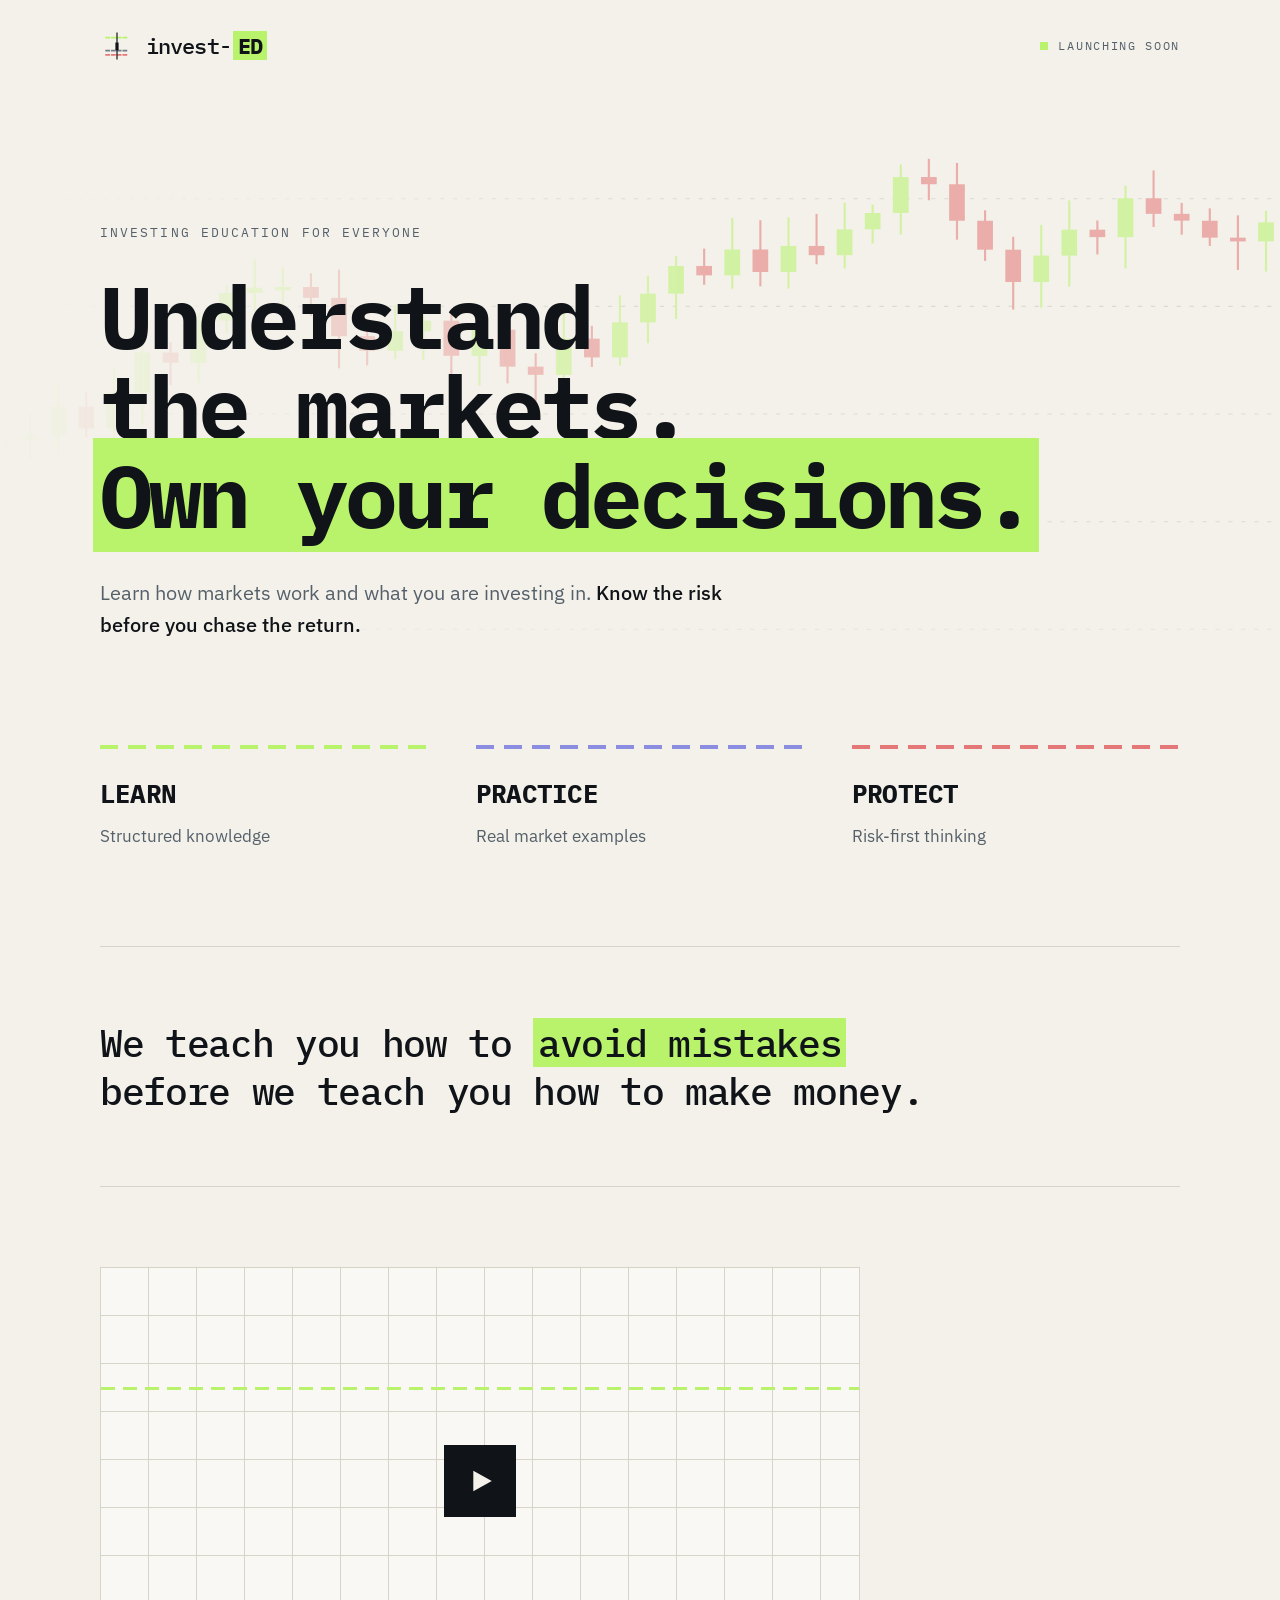
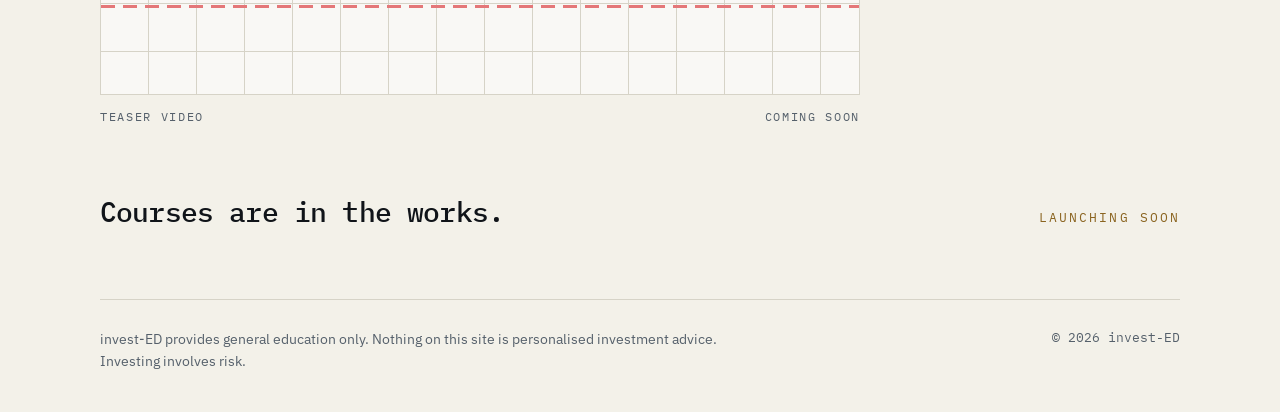
<file: index.html>
<!doctype html>
<html lang="en">
<head>
<meta charset="utf-8">
<meta name="viewport" content="width=device-width, initial-scale=1, viewport-fit=cover">
<title>Invest-ED</title>
<meta name="description" content="invest-ED is an investing education platform. Launching soon.">
<link rel="preconnect" href="https://fonts.googleapis.com">
<link rel="preconnect" href="https://fonts.gstatic.com" crossorigin>
<link rel="stylesheet" href="https://fonts.googleapis.com/css2?family=IBM+Plex+Mono:wght@400;500;700&family=IBM+Plex+Sans:wght@400;500&display=swap">
<style>
/* Layout: one light column. Tagline set as oversized mono type, three chart "levels" (target / entry / stop) as dashed rules carry the principles. */
:root {
  --obsidian: #101419;
  --obsidian-2: #171d24;
  --off-white: #F3F1E9;
  --mint: #B8F36B;
  --mint-soft: #B8F36B;
  --steel: #737E89;
  --muted: #55606b;
  --violet: #8B8DE1;
  --coral: #E47778;
  --line: #d6d3c7;
  --font-display: "IBM Plex Mono", ui-monospace, "SF Mono", Menlo, monospace;
  --font-body: "IBM Plex Sans", system-ui, -apple-system, "Segoe UI", sans-serif;
  color-scheme: light;
}
* { box-sizing: border-box; }
html { background: var(--off-white); }
body {
  margin: 0;
  background: var(--off-white);
  color: var(--obsidian);
  font-family: var(--font-body);
  font-size: 17px;
  line-height: 1.6;
  padding-block: 0;
  padding-left: max(16px, env(safe-area-inset-left, 0px));
  padding-right: max(16px, env(safe-area-inset-right, 0px));
  -webkit-font-smoothing: antialiased;
}
.wrap { max-width: 1080px; margin: 0 auto; }
a:focus-visible { outline: 2px solid var(--obsidian); outline-offset: 3px; }

/* header */
header { display: flex; align-items: center; justify-content: space-between; gap: 16px; padding-block: 28px; }
.brand { display: flex; align-items: center; gap: 12px; font-family: var(--font-display); font-size: 22px; letter-spacing: -0.04em; font-weight: 500; }
.brand b { background: var(--mint-soft); color: var(--obsidian); font-weight: 700; padding: 0 5px; margin-left: 2px; }
.brand svg { width: 34px; height: 34px; flex: none; }
.status { font-family: var(--font-display); font-size: 12px; letter-spacing: 0.14em; color: var(--muted); text-transform: uppercase; display: flex; align-items: center; gap: 10px; }
.status i { width: 8px; height: 8px; background: var(--mint); display: inline-block; }

/* hero */
.hero { padding-block: clamp(56px, 11vw, 132px) clamp(48px, 8vw, 96px); position: relative; }
/* faded candlestick backdrop (decorative, illustrative only) */
.hero > *:not(.candles) { position: relative; z-index: 1; }
.candles {
  position: absolute; z-index: 0; top: 0; bottom: 0; left: 50%; width: 100vw; transform: translateX(-50%);
  height: 100%; opacity: .55; pointer-events: none;
  -webkit-mask-image: linear-gradient(90deg, transparent 0%, #000 55%), linear-gradient(0deg, transparent 0%, #000 35%);
  -webkit-mask-composite: source-in; mask-image: linear-gradient(90deg, transparent 0%, #000 55%), linear-gradient(0deg, transparent 0%, #000 35%);
  mask-composite: intersect;
}
/* teaser video placeholder */
.teaser-section { padding-top: clamp(48px, 7vw, 80px); }
.teaser { margin: 0; max-width: 760px; }
.frame {
  aspect-ratio: 16 / 9; max-width: 100%; border: 1px solid var(--line); background-color: rgba(255, 255, 255, .55);
  display: grid; place-items: center; position: relative;
  background-image: linear-gradient(var(--line) 1px, transparent 1px), linear-gradient(90deg, var(--line) 1px, transparent 1px);
  background-size: 48px 48px; background-position: -1px -1px;
}
.frame::before, .frame::after { content: ""; position: absolute; left: 0; right: 0; height: 3px; background: repeating-linear-gradient(90deg, var(--c) 0 14px, transparent 14px 22px); }
.frame::before { --c: var(--mint); top: 28%; }
.frame::after { --c: var(--coral); bottom: 20%; }
.play { position: relative; z-index: 1; width: 72px; height: 72px; background: var(--obsidian); border: 2px solid var(--obsidian); display: grid; place-items: center; }
.play svg { width: 26px; height: 26px; margin-left: 4px; }
.cap { display: flex; justify-content: space-between; flex-wrap: wrap; gap: 6px 24px; margin-top: 12px; font-family: var(--font-display); font-size: 12px; letter-spacing: .14em; text-transform: uppercase; color: var(--muted); }
.eyebrow { font-family: var(--font-display); font-size: 13px; letter-spacing: 0.16em; text-transform: uppercase; color: var(--muted); margin: 0 0 28px; }
h1 {
  font-family: var(--font-display); font-weight: 700;
  font-size: clamp(32px, 7.5vw, 88px); line-height: 1.02; letter-spacing: -0.045em;
  margin: 0; text-wrap: balance;
}
h1 span { display: block; }
h1 .own span, h1 .own { color: var(--obsidian); }
h1 .own mark { background: var(--mint-soft); color: var(--obsidian); padding: 0 .08em; margin-left: -.08em; box-decoration-break: clone; -webkit-box-decoration-break: clone; }
.lede { max-width: 34em; margin: 36px 0 0; font-size: clamp(17px, 2.1vw, 20px); color: var(--muted); }
.lede strong { color: var(--obsidian); font-weight: 500; }

/* chart levels */
.levels { display: grid; grid-template-columns: repeat(3, minmax(0, 1fr)); gap: clamp(20px, 4vw, 48px); padding-block: 8px clamp(56px, 8vw, 96px); }
.level { padding-top: 28px; position: relative; min-width: 0; }
.level::before {
  content: ""; position: absolute; left: 0; right: 0; top: 0; height: 4px;
  background: repeating-linear-gradient(90deg, var(--c) 0 18px, transparent 18px 28px);
}
.level h2 { font-family: var(--font-display); font-size: 26px; font-weight: 700; letter-spacing: -0.03em; margin: 0 0 8px; text-transform: uppercase; color: var(--obsidian); }
.level p { margin: 0; color: var(--muted); font-size: 17px; }
.l-learn { --c: var(--mint); }
.l-practice { --c: var(--violet); }
.l-protect { --c: var(--coral); }

/* principle statement */
.statement { border-top: 1px solid var(--line); border-bottom: 1px solid var(--line); padding-block: clamp(40px, 6vw, 72px); display: grid; grid-template-columns: minmax(0, 1fr); gap: 0; }
.statement p { font-family: var(--font-display); font-weight: 500; font-size: clamp(22px, 3.4vw, 38px); line-height: 1.25; letter-spacing: -0.035em; margin: 0; max-width: 24em; text-wrap: balance; }
.statement em { font-style: normal; background: var(--mint-soft); padding: 0 .12em; box-decoration-break: clone; -webkit-box-decoration-break: clone; }

/* coming soon */
.soon { display: flex; flex-wrap: wrap; align-items: baseline; justify-content: space-between; gap: 12px 40px; padding-block: clamp(40px, 6vw, 64px); }
.soon h3 { margin: 0; font-family: var(--font-display); font-weight: 500; font-size: clamp(20px, 2.6vw, 28px); letter-spacing: -0.03em; }
.soon span { font-family: var(--font-display); font-size: 13px; letter-spacing: 0.16em; text-transform: uppercase; color: #8a6420; }

/* footer */
footer { border-top: 1px solid var(--line); padding-block: 28px 40px; display: flex; flex-wrap: wrap; justify-content: space-between; gap: 12px 32px; font-size: 14px; color: var(--muted); }
footer p { margin: 0; max-width: 46em; }
footer .copy { font-family: var(--font-display); font-size: 13px; }

@media (max-width: 720px) {
  .levels { grid-template-columns: minmax(0, 1fr); gap: 32px; }
  body { font-size: 16px; }
}
</style>
</head>
<body>
<div class="wrap">
  <header>
    <div class="brand" aria-label="invest-ED">
      <svg viewBox="0 0 256 256" role="img" aria-hidden="true">
        <g fill="none" stroke-linecap="square">
          <path d="M46 65H210" stroke="#B8F36B" stroke-width="12" stroke-dasharray="24 19"/>
          <path d="M46 162.5H210" stroke="#737E89" stroke-width="12" stroke-dasharray="24 19"/>
          <path d="M46 195H210" stroke="#E47778" stroke-width="12" stroke-dasharray="24 19"/>
          <path d="M128 31V225" stroke="#101419" stroke-width="9"/>
          <rect x="116" y="102" width="24" height="58" fill="#101419" stroke="none"/>
        </g>
      </svg>
      <span>invest-<b>ED</b></span>
    </div>
    <div class="status"><i></i>Launching soon</div>
  </header>

  <main>
    <section class="hero">
      <svg class="candles" viewBox="0 0 1200 600" preserveAspectRatio="xMaxYMid slice" aria-hidden="true" focusable="false"><path d="M0 100H1200" stroke="#737E89" stroke-width="1" stroke-dasharray="4 8" opacity=".35"/><path d="M0 200H1200" stroke="#737E89" stroke-width="1" stroke-dasharray="4 8" opacity=".35"/><path d="M0 300H1200" stroke="#737E89" stroke-width="1" stroke-dasharray="4 8" opacity=".35"/><path d="M0 400H1200" stroke="#737E89" stroke-width="1" stroke-dasharray="4 8" opacity=".35"/><path d="M0 500H1200" stroke="#737E89" stroke-width="1" stroke-dasharray="4 8" opacity=".35"/><path d="M13.0 349.4V296.0" stroke="#B8F36B" stroke-width="2"/><rect x="5.7" y="324.2" width="14.6" height="5.8" fill="#B8F36B"/><path d="M39.1 342.4V299.3" stroke="#B8F36B" stroke-width="2"/><rect x="31.8" y="319.4" width="14.6" height="4.8" fill="#B8F36B"/><path d="M65.2 337.7V272.1" stroke="#B8F36B" stroke-width="2"/><rect x="57.9" y="293.2" width="14.6" height="26.2" fill="#B8F36B"/><path d="M91.3 321.5V279.9" stroke="#E47778" stroke-width="2"/><rect x="84.0" y="293.2" width="14.6" height="20.1" fill="#E47778"/><path d="M117.4 338.7V257.3" stroke="#B8F36B" stroke-width="2"/><rect x="110.1" y="280.0" width="14.6" height="33.3" fill="#B8F36B"/><path d="M143.5 309.5V213.8" stroke="#B8F36B" stroke-width="2"/><rect x="136.2" y="242.9" width="14.6" height="37.0" fill="#B8F36B"/><path d="M169.6 273.2V233.2" stroke="#E47778" stroke-width="2"/><rect x="162.3" y="242.9" width="14.6" height="9.5" fill="#E47778"/><path d="M195.7 271.1V206.0" stroke="#B8F36B" stroke-width="2"/><rect x="188.3" y="213.4" width="14.6" height="39.1" fill="#B8F36B"/><path d="M221.7 225.2V180.9" stroke="#B8F36B" stroke-width="2"/><rect x="214.4" y="187.6" width="14.6" height="25.7" fill="#B8F36B"/><path d="M247.8 204.2V156.5" stroke="#B8F36B" stroke-width="2"/><rect x="240.5" y="182.7" width="14.6" height="4.9" fill="#B8F36B"/><path d="M273.9 204.1V164.0" stroke="#B8F36B" stroke-width="2"/><rect x="266.6" y="182.0" width="14.6" height="3.0" fill="#B8F36B"/><path d="M300.0 209.1V169.3" stroke="#E47778" stroke-width="2"/><rect x="292.7" y="182.0" width="14.6" height="10.1" fill="#E47778"/><path d="M326.1 257.6V165.9" stroke="#E47778" stroke-width="2"/><rect x="318.8" y="192.1" width="14.6" height="35.6" fill="#E47778"/><path d="M352.2 254.9V216.2" stroke="#E47778" stroke-width="2"/><rect x="344.9" y="227.7" width="14.6" height="13.6" fill="#E47778"/><path d="M378.3 249.0V198.7" stroke="#B8F36B" stroke-width="2"/><rect x="371.0" y="223.1" width="14.6" height="18.2" fill="#B8F36B"/><path d="M404.3 249.4V198.0" stroke="#B8F36B" stroke-width="2"/><rect x="397.0" y="213.3" width="14.6" height="9.8" fill="#B8F36B"/><path d="M430.4 272.3V207.3" stroke="#E47778" stroke-width="2"/><rect x="423.1" y="213.3" width="14.6" height="32.6" fill="#E47778"/><path d="M456.5 273.8V204.4" stroke="#B8F36B" stroke-width="2"/><rect x="449.2" y="221.7" width="14.6" height="24.3" fill="#B8F36B"/><path d="M482.6 271.5V213.9" stroke="#E47778" stroke-width="2"/><rect x="475.3" y="221.7" width="14.6" height="34.3" fill="#E47778"/><path d="M508.7 288.3V243.5" stroke="#E47778" stroke-width="2"/><rect x="501.4" y="256.0" width="14.6" height="7.6" fill="#E47778"/><path d="M534.8 277.6V200.9" stroke="#B8F36B" stroke-width="2"/><rect x="527.5" y="230.0" width="14.6" height="33.6" fill="#B8F36B"/><path d="M560.9 256.3V218.1" stroke="#E47778" stroke-width="2"/><rect x="553.6" y="230.0" width="14.6" height="17.4" fill="#E47778"/><path d="M587.0 254.9V189.8" stroke="#B8F36B" stroke-width="2"/><rect x="579.7" y="214.9" width="14.6" height="32.5" fill="#B8F36B"/><path d="M613.0 234.3V171.5" stroke="#B8F36B" stroke-width="2"/><rect x="605.7" y="188.2" width="14.6" height="26.7" fill="#B8F36B"/><path d="M639.1 211.8V153.4" stroke="#B8F36B" stroke-width="2"/><rect x="631.8" y="162.5" width="14.6" height="25.7" fill="#B8F36B"/><path d="M665.2 180.0V146.4" stroke="#E47778" stroke-width="2"/><rect x="657.9" y="162.5" width="14.6" height="8.7" fill="#E47778"/><path d="M691.3 183.7V117.9" stroke="#B8F36B" stroke-width="2"/><rect x="684.0" y="147.2" width="14.6" height="24.0" fill="#B8F36B"/><path d="M717.4 181.4V120.0" stroke="#E47778" stroke-width="2"/><rect x="710.1" y="147.2" width="14.6" height="20.9" fill="#E47778"/><path d="M743.5 183.5V117.4" stroke="#B8F36B" stroke-width="2"/><rect x="736.2" y="143.9" width="14.6" height="24.2" fill="#B8F36B"/><path d="M769.6 160.9V114.1" stroke="#E47778" stroke-width="2"/><rect x="762.3" y="143.9" width="14.6" height="8.6" fill="#E47778"/><path d="M795.7 164.7V103.9" stroke="#B8F36B" stroke-width="2"/><rect x="788.3" y="128.5" width="14.6" height="24.0" fill="#B8F36B"/><path d="M821.7 141.6V105.5" stroke="#B8F36B" stroke-width="2"/><rect x="814.4" y="113.3" width="14.6" height="15.2" fill="#B8F36B"/><path d="M847.8 133.3V68.1" stroke="#B8F36B" stroke-width="2"/><rect x="840.5" y="79.9" width="14.6" height="33.4" fill="#B8F36B"/><path d="M873.9 101.5V63.0" stroke="#E47778" stroke-width="2"/><rect x="866.6" y="79.9" width="14.6" height="6.7" fill="#E47778"/><path d="M900.0 138.1V66.8" stroke="#E47778" stroke-width="2"/><rect x="892.7" y="86.6" width="14.6" height="33.9" fill="#E47778"/><path d="M926.1 157.8V110.8" stroke="#E47778" stroke-width="2"/><rect x="918.8" y="120.5" width="14.6" height="26.9" fill="#E47778"/><path d="M952.2 203.0V135.4" stroke="#E47778" stroke-width="2"/><rect x="944.9" y="147.4" width="14.6" height="30.0" fill="#E47778"/><path d="M978.3 201.2V124.3" stroke="#B8F36B" stroke-width="2"/><rect x="971.0" y="152.8" width="14.6" height="24.6" fill="#B8F36B"/><path d="M1004.3 181.6V101.6" stroke="#B8F36B" stroke-width="2"/><rect x="997.0" y="128.8" width="14.6" height="24.1" fill="#B8F36B"/><path d="M1030.4 151.8V120.3" stroke="#E47778" stroke-width="2"/><rect x="1023.1" y="128.8" width="14.6" height="6.9" fill="#E47778"/><path d="M1056.5 164.8V87.9" stroke="#B8F36B" stroke-width="2"/><rect x="1049.2" y="99.6" width="14.6" height="36.1" fill="#B8F36B"/><path d="M1082.6 126.3V73.8" stroke="#E47778" stroke-width="2"/><rect x="1075.3" y="99.6" width="14.6" height="14.5" fill="#E47778"/><path d="M1108.7 133.5V103.9" stroke="#E47778" stroke-width="2"/><rect x="1101.4" y="114.1" width="14.6" height="6.3" fill="#E47778"/><path d="M1134.8 143.9V109.0" stroke="#E47778" stroke-width="2"/><rect x="1127.5" y="120.5" width="14.6" height="15.7" fill="#E47778"/><path d="M1160.9 166.2V115.5" stroke="#E47778" stroke-width="2"/><rect x="1153.6" y="136.2" width="14.6" height="3.5" fill="#E47778"/><path d="M1187.0 167.7V111.1" stroke="#B8F36B" stroke-width="2"/><rect x="1179.7" y="122.0" width="14.6" height="17.7" fill="#B8F36B"/></svg>
      <p class="eyebrow">Investing education for everyone</p>
      <h1><span>Understand the markets.</span><span class="own"><mark>Own your decisions.</mark></span></h1>
      <p class="lede">Learn how markets work and what you are investing in. <strong>Know the risk before you chase the return.</strong></p>
    </section>

    <section class="levels" aria-label="Our approach">
      <div class="level l-learn">
        <h2>Learn</h2>
        <p>Structured knowledge</p>
      </div>
      <div class="level l-practice">
        <h2>Practice</h2>
        <p>Real market examples</p>
      </div>
      <div class="level l-protect">
        <h2>Protect</h2>
        <p>Risk-first thinking</p>
      </div>
    </section>

    <section class="statement">
      <p>We teach you how to <em>avoid mistakes</em> before we teach you how to make money.</p>
    </section>

    <section class="teaser-section">
      <figure class="teaser">
        <div class="frame" role="img" aria-label="Teaser video placeholder">
          <div class="play"><svg viewBox="0 0 24 24" aria-hidden="true"><path d="M4 2.5v19L21 12z" fill="#F3F1E9"/></svg></div>
        </div>
        <figcaption class="cap"><span>Teaser video</span><span>Coming soon</span></figcaption>
      </figure>
    </section>

    <section class="soon">
      <h3>Courses are in the works.</h3>
      <span>Launching soon</span>
    </section>
  </main>

  <footer>
    <p>invest-ED provides general education only. Nothing on this site is personalised investment advice. Investing involves risk.</p>
    <p class="copy">&copy; 2026 invest-ED</p>
  </footer>
</div>
</body>
</html>
</file>
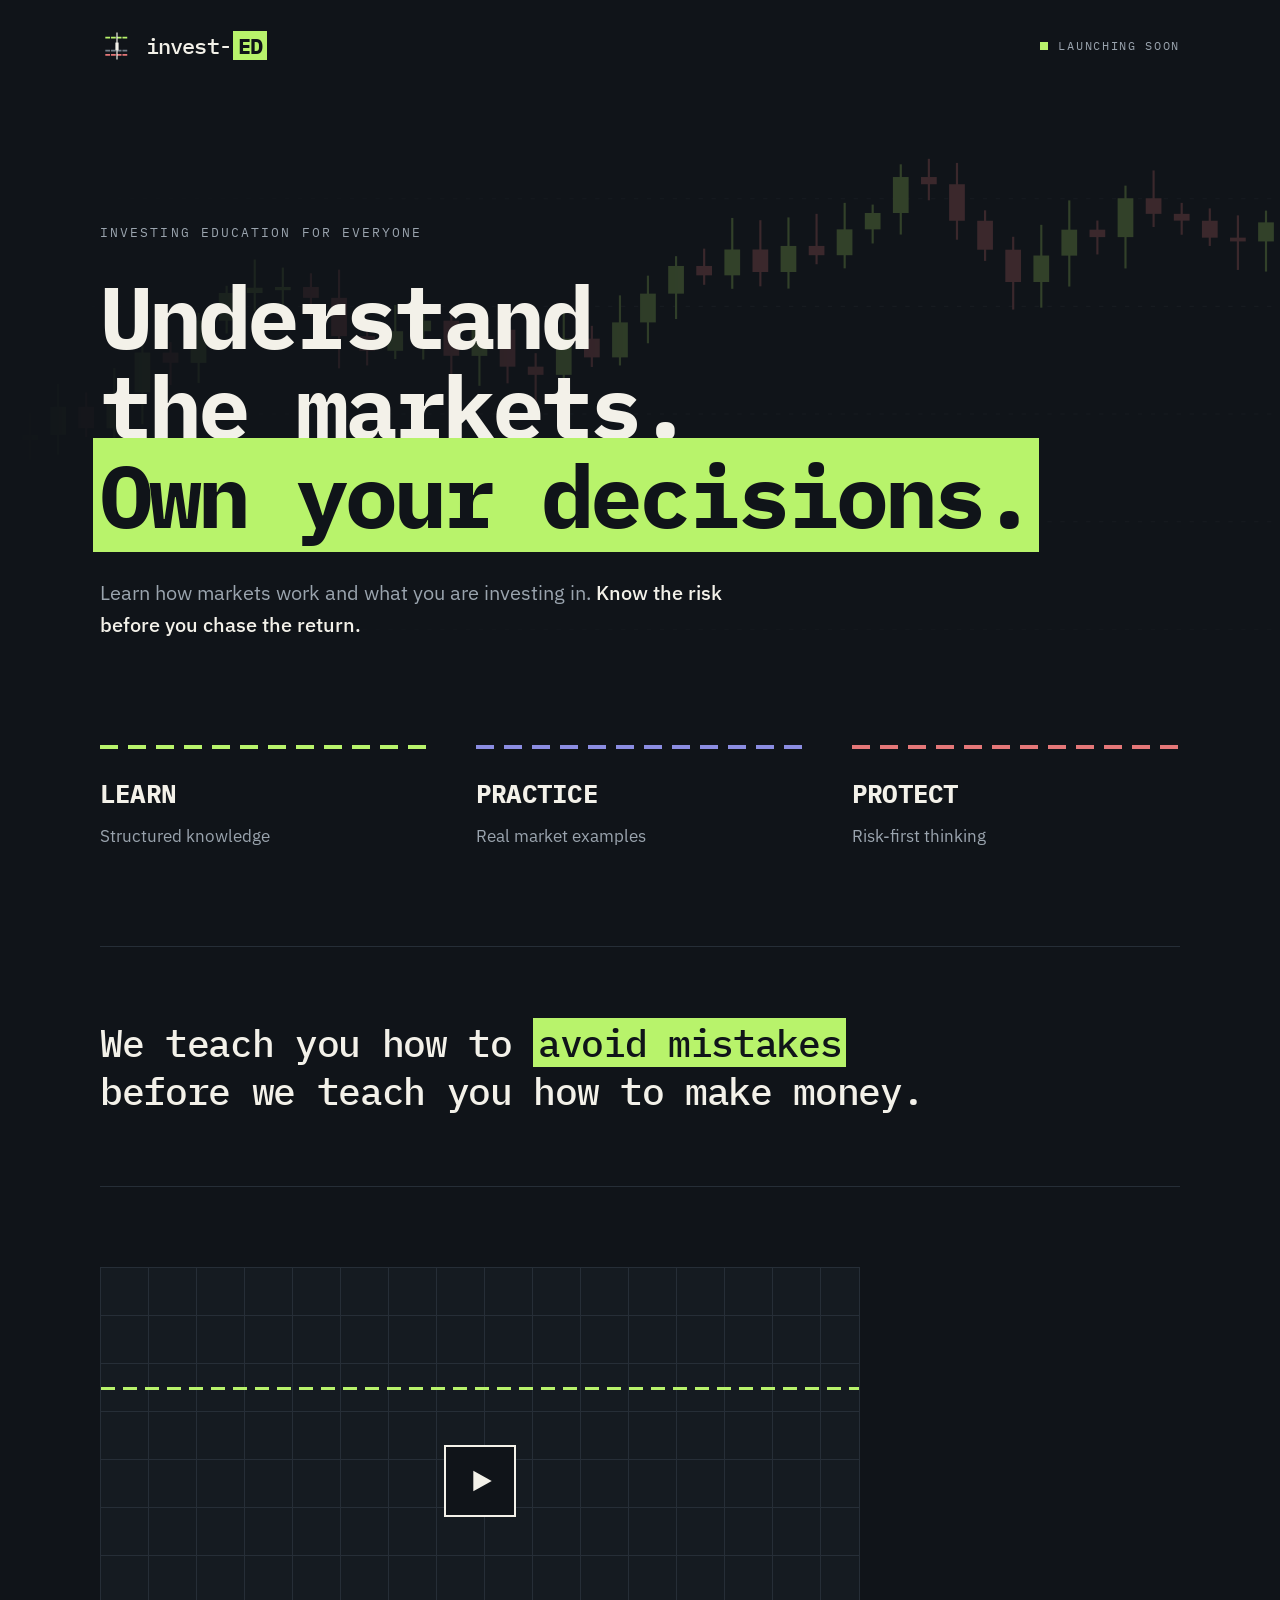
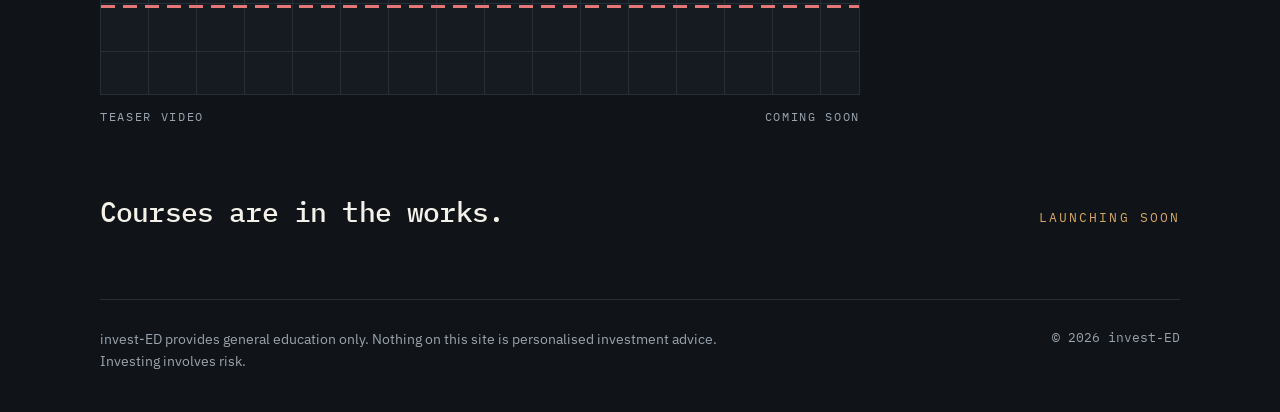
<file: index-dark.html>
<!doctype html>
<html lang="en">
<head>
<meta charset="utf-8">
<meta name="viewport" content="width=device-width, initial-scale=1, viewport-fit=cover">
<title>Invest-ED</title>
<meta name="description" content="invest-ED is an investing education platform. Launching soon.">
<link rel="preconnect" href="https://fonts.googleapis.com">
<link rel="preconnect" href="https://fonts.gstatic.com" crossorigin>
<link rel="stylesheet" href="https://fonts.googleapis.com/css2?family=IBM+Plex+Mono:wght@400;500;700&family=IBM+Plex+Sans:wght@400;500&display=swap">
<style>
/* Layout: one light column. Tagline set as oversized mono type, three chart "levels" (target / entry / stop) as dashed rules carry the principles. */
:root {
  --obsidian: #101419;
  --obsidian-2: #171d24;
  --off-white: #F3F1E9;
  --mint: #B8F36B;
  --mint-soft: #B8F36B;
  --steel: #737E89;
  --muted: #55606b;
  --violet: #8B8DE1;
  --coral: #E47778;
  --line: #d6d3c7;
  --font-display: "IBM Plex Mono", ui-monospace, "SF Mono", Menlo, monospace;
  --font-body: "IBM Plex Sans", system-ui, -apple-system, "Segoe UI", sans-serif;
  color-scheme: light;
}
* { box-sizing: border-box; }
html { background: var(--off-white); }
body {
  margin: 0;
  background: var(--off-white);
  color: var(--obsidian);
  font-family: var(--font-body);
  font-size: 17px;
  line-height: 1.6;
  padding-block: 0;
  padding-left: max(16px, env(safe-area-inset-left, 0px));
  padding-right: max(16px, env(safe-area-inset-right, 0px));
  -webkit-font-smoothing: antialiased;
}
.wrap { max-width: 1080px; margin: 0 auto; }
a:focus-visible { outline: 2px solid var(--obsidian); outline-offset: 3px; }

/* header */
header { display: flex; align-items: center; justify-content: space-between; gap: 16px; padding-block: 28px; }
.brand { display: flex; align-items: center; gap: 12px; font-family: var(--font-display); font-size: 22px; letter-spacing: -0.04em; font-weight: 500; }
.brand b { background: var(--mint-soft); color: var(--obsidian); font-weight: 700; padding: 0 5px; margin-left: 2px; }
.brand svg { width: 34px; height: 34px; flex: none; }
.status { font-family: var(--font-display); font-size: 12px; letter-spacing: 0.14em; color: var(--muted); text-transform: uppercase; display: flex; align-items: center; gap: 10px; }
.status i { width: 8px; height: 8px; background: var(--mint); display: inline-block; }

/* hero */
.hero { padding-block: clamp(56px, 11vw, 132px) clamp(48px, 8vw, 96px); position: relative; }
/* faded candlestick backdrop (decorative, illustrative only) */
.hero > *:not(.candles) { position: relative; z-index: 1; }
.candles {
  position: absolute; z-index: 0; top: 0; bottom: 0; left: 50%; width: 100vw; transform: translateX(-50%);
  height: 100%; opacity: .55; pointer-events: none;
  -webkit-mask-image: linear-gradient(90deg, transparent 0%, #000 55%), linear-gradient(0deg, transparent 0%, #000 35%);
  -webkit-mask-composite: source-in; mask-image: linear-gradient(90deg, transparent 0%, #000 55%), linear-gradient(0deg, transparent 0%, #000 35%);
  mask-composite: intersect;
}
/* teaser video placeholder */
.teaser-section { padding-top: clamp(48px, 7vw, 80px); }
.teaser { margin: 0; max-width: 760px; }
.frame {
  aspect-ratio: 16 / 9; max-width: 100%; border: 1px solid var(--line); background-color: rgba(255, 255, 255, .55);
  display: grid; place-items: center; position: relative;
  background-image: linear-gradient(var(--line) 1px, transparent 1px), linear-gradient(90deg, var(--line) 1px, transparent 1px);
  background-size: 48px 48px; background-position: -1px -1px;
}
.frame::before, .frame::after { content: ""; position: absolute; left: 0; right: 0; height: 3px; background: repeating-linear-gradient(90deg, var(--c) 0 14px, transparent 14px 22px); }
.frame::before { --c: var(--mint); top: 28%; }
.frame::after { --c: var(--coral); bottom: 20%; }
.play { position: relative; z-index: 1; width: 72px; height: 72px; background: var(--obsidian); border: 2px solid var(--obsidian); display: grid; place-items: center; }
.play svg { width: 26px; height: 26px; margin-left: 4px; }
.cap { display: flex; justify-content: space-between; flex-wrap: wrap; gap: 6px 24px; margin-top: 12px; font-family: var(--font-display); font-size: 12px; letter-spacing: .14em; text-transform: uppercase; color: var(--muted); }
.eyebrow { font-family: var(--font-display); font-size: 13px; letter-spacing: 0.16em; text-transform: uppercase; color: var(--muted); margin: 0 0 28px; }
h1 {
  font-family: var(--font-display); font-weight: 700;
  font-size: clamp(32px, 7.5vw, 88px); line-height: 1.02; letter-spacing: -0.045em;
  margin: 0; text-wrap: balance;
}
h1 span { display: block; }
h1 .own span, h1 .own { color: var(--obsidian); }
h1 .own mark { background: var(--mint-soft); color: var(--obsidian); padding: 0 .08em; margin-left: -.08em; box-decoration-break: clone; -webkit-box-decoration-break: clone; }
.lede { max-width: 34em; margin: 36px 0 0; font-size: clamp(17px, 2.1vw, 20px); color: var(--muted); }
.lede strong { color: var(--obsidian); font-weight: 500; }

/* chart levels */
.levels { display: grid; grid-template-columns: repeat(3, minmax(0, 1fr)); gap: clamp(20px, 4vw, 48px); padding-block: 8px clamp(56px, 8vw, 96px); }
.level { padding-top: 28px; position: relative; min-width: 0; }
.level::before {
  content: ""; position: absolute; left: 0; right: 0; top: 0; height: 4px;
  background: repeating-linear-gradient(90deg, var(--c) 0 18px, transparent 18px 28px);
}
.level h2 { font-family: var(--font-display); font-size: 26px; font-weight: 700; letter-spacing: -0.03em; margin: 0 0 8px; text-transform: uppercase; color: var(--obsidian); }
.level p { margin: 0; color: var(--muted); font-size: 17px; }
.l-learn { --c: var(--mint); }
.l-practice { --c: var(--violet); }
.l-protect { --c: var(--coral); }

/* principle statement */
.statement { border-top: 1px solid var(--line); border-bottom: 1px solid var(--line); padding-block: clamp(40px, 6vw, 72px); display: grid; grid-template-columns: minmax(0, 1fr); gap: 0; }
.statement p { font-family: var(--font-display); font-weight: 500; font-size: clamp(22px, 3.4vw, 38px); line-height: 1.25; letter-spacing: -0.035em; margin: 0; max-width: 24em; text-wrap: balance; }
.statement em { font-style: normal; background: var(--mint-soft); padding: 0 .12em; box-decoration-break: clone; -webkit-box-decoration-break: clone; }

/* coming soon */
.soon { display: flex; flex-wrap: wrap; align-items: baseline; justify-content: space-between; gap: 12px 40px; padding-block: clamp(40px, 6vw, 64px); }
.soon h3 { margin: 0; font-family: var(--font-display); font-weight: 500; font-size: clamp(20px, 2.6vw, 28px); letter-spacing: -0.03em; }
.soon span { font-family: var(--font-display); font-size: 13px; letter-spacing: 0.16em; text-transform: uppercase; color: #8a6420; }

/* footer */
footer { border-top: 1px solid var(--line); padding-block: 28px 40px; display: flex; flex-wrap: wrap; justify-content: space-between; gap: 12px 32px; font-size: 14px; color: var(--muted); }
footer p { margin: 0; max-width: 46em; }
footer .copy { font-family: var(--font-display); font-size: 13px; }

@media (max-width: 720px) {
  .levels { grid-template-columns: minmax(0, 1fr); gap: 32px; }
  body { font-size: 16px; }
}

/* Dark theme overrides */
:root { --muted: #9aa4ae; --line: #262e37; color-scheme: dark; }
html, body { background: var(--obsidian); color: var(--off-white); }
a:focus-visible { outline-color: var(--mint); }
h1 .own, h1 .own span { color: var(--off-white); }
.lede strong { color: var(--off-white); }
.level h2 { color: var(--off-white); }
.statement em { color: var(--obsidian); }
.candles { opacity: .2; }
.frame { background-color: rgba(23, 29, 36, .82); }
.play { background: var(--obsidian); border-color: var(--off-white); }
.soon span { color: #D5A85F; }
</style>
</head>
<body>
<div class="wrap">
  <header>
    <div class="brand" aria-label="invest-ED">
      <svg viewBox="0 0 256 256" role="img" aria-hidden="true">
        <g fill="none" stroke-linecap="square">
          <path d="M46 65H210" stroke="#B8F36B" stroke-width="12" stroke-dasharray="24 19"/>
          <path d="M46 162.5H210" stroke="#737E89" stroke-width="12" stroke-dasharray="24 19"/>
          <path d="M46 195H210" stroke="#E47778" stroke-width="12" stroke-dasharray="24 19"/>
          <path d="M128 31V225" stroke="#F3F1E9" stroke-width="9"/>
          <rect x="116" y="102" width="24" height="58" fill="#F3F1E9" stroke="none"/>
        </g>
      </svg>
      <span>invest-<b>ED</b></span>
    </div>
    <div class="status"><i></i>Launching soon</div>
  </header>

  <main>
    <section class="hero">
      <svg class="candles" viewBox="0 0 1200 600" preserveAspectRatio="xMaxYMid slice" aria-hidden="true" focusable="false"><path d="M0 100H1200" stroke="#737E89" stroke-width="1" stroke-dasharray="4 8" opacity=".35"/><path d="M0 200H1200" stroke="#737E89" stroke-width="1" stroke-dasharray="4 8" opacity=".35"/><path d="M0 300H1200" stroke="#737E89" stroke-width="1" stroke-dasharray="4 8" opacity=".35"/><path d="M0 400H1200" stroke="#737E89" stroke-width="1" stroke-dasharray="4 8" opacity=".35"/><path d="M0 500H1200" stroke="#737E89" stroke-width="1" stroke-dasharray="4 8" opacity=".35"/><path d="M13.0 349.4V296.0" stroke="#B8F36B" stroke-width="2"/><rect x="5.7" y="324.2" width="14.6" height="5.8" fill="#B8F36B"/><path d="M39.1 342.4V299.3" stroke="#B8F36B" stroke-width="2"/><rect x="31.8" y="319.4" width="14.6" height="4.8" fill="#B8F36B"/><path d="M65.2 337.7V272.1" stroke="#B8F36B" stroke-width="2"/><rect x="57.9" y="293.2" width="14.6" height="26.2" fill="#B8F36B"/><path d="M91.3 321.5V279.9" stroke="#E47778" stroke-width="2"/><rect x="84.0" y="293.2" width="14.6" height="20.1" fill="#E47778"/><path d="M117.4 338.7V257.3" stroke="#B8F36B" stroke-width="2"/><rect x="110.1" y="280.0" width="14.6" height="33.3" fill="#B8F36B"/><path d="M143.5 309.5V213.8" stroke="#B8F36B" stroke-width="2"/><rect x="136.2" y="242.9" width="14.6" height="37.0" fill="#B8F36B"/><path d="M169.6 273.2V233.2" stroke="#E47778" stroke-width="2"/><rect x="162.3" y="242.9" width="14.6" height="9.5" fill="#E47778"/><path d="M195.7 271.1V206.0" stroke="#B8F36B" stroke-width="2"/><rect x="188.3" y="213.4" width="14.6" height="39.1" fill="#B8F36B"/><path d="M221.7 225.2V180.9" stroke="#B8F36B" stroke-width="2"/><rect x="214.4" y="187.6" width="14.6" height="25.7" fill="#B8F36B"/><path d="M247.8 204.2V156.5" stroke="#B8F36B" stroke-width="2"/><rect x="240.5" y="182.7" width="14.6" height="4.9" fill="#B8F36B"/><path d="M273.9 204.1V164.0" stroke="#B8F36B" stroke-width="2"/><rect x="266.6" y="182.0" width="14.6" height="3.0" fill="#B8F36B"/><path d="M300.0 209.1V169.3" stroke="#E47778" stroke-width="2"/><rect x="292.7" y="182.0" width="14.6" height="10.1" fill="#E47778"/><path d="M326.1 257.6V165.9" stroke="#E47778" stroke-width="2"/><rect x="318.8" y="192.1" width="14.6" height="35.6" fill="#E47778"/><path d="M352.2 254.9V216.2" stroke="#E47778" stroke-width="2"/><rect x="344.9" y="227.7" width="14.6" height="13.6" fill="#E47778"/><path d="M378.3 249.0V198.7" stroke="#B8F36B" stroke-width="2"/><rect x="371.0" y="223.1" width="14.6" height="18.2" fill="#B8F36B"/><path d="M404.3 249.4V198.0" stroke="#B8F36B" stroke-width="2"/><rect x="397.0" y="213.3" width="14.6" height="9.8" fill="#B8F36B"/><path d="M430.4 272.3V207.3" stroke="#E47778" stroke-width="2"/><rect x="423.1" y="213.3" width="14.6" height="32.6" fill="#E47778"/><path d="M456.5 273.8V204.4" stroke="#B8F36B" stroke-width="2"/><rect x="449.2" y="221.7" width="14.6" height="24.3" fill="#B8F36B"/><path d="M482.6 271.5V213.9" stroke="#E47778" stroke-width="2"/><rect x="475.3" y="221.7" width="14.6" height="34.3" fill="#E47778"/><path d="M508.7 288.3V243.5" stroke="#E47778" stroke-width="2"/><rect x="501.4" y="256.0" width="14.6" height="7.6" fill="#E47778"/><path d="M534.8 277.6V200.9" stroke="#B8F36B" stroke-width="2"/><rect x="527.5" y="230.0" width="14.6" height="33.6" fill="#B8F36B"/><path d="M560.9 256.3V218.1" stroke="#E47778" stroke-width="2"/><rect x="553.6" y="230.0" width="14.6" height="17.4" fill="#E47778"/><path d="M587.0 254.9V189.8" stroke="#B8F36B" stroke-width="2"/><rect x="579.7" y="214.9" width="14.6" height="32.5" fill="#B8F36B"/><path d="M613.0 234.3V171.5" stroke="#B8F36B" stroke-width="2"/><rect x="605.7" y="188.2" width="14.6" height="26.7" fill="#B8F36B"/><path d="M639.1 211.8V153.4" stroke="#B8F36B" stroke-width="2"/><rect x="631.8" y="162.5" width="14.6" height="25.7" fill="#B8F36B"/><path d="M665.2 180.0V146.4" stroke="#E47778" stroke-width="2"/><rect x="657.9" y="162.5" width="14.6" height="8.7" fill="#E47778"/><path d="M691.3 183.7V117.9" stroke="#B8F36B" stroke-width="2"/><rect x="684.0" y="147.2" width="14.6" height="24.0" fill="#B8F36B"/><path d="M717.4 181.4V120.0" stroke="#E47778" stroke-width="2"/><rect x="710.1" y="147.2" width="14.6" height="20.9" fill="#E47778"/><path d="M743.5 183.5V117.4" stroke="#B8F36B" stroke-width="2"/><rect x="736.2" y="143.9" width="14.6" height="24.2" fill="#B8F36B"/><path d="M769.6 160.9V114.1" stroke="#E47778" stroke-width="2"/><rect x="762.3" y="143.9" width="14.6" height="8.6" fill="#E47778"/><path d="M795.7 164.7V103.9" stroke="#B8F36B" stroke-width="2"/><rect x="788.3" y="128.5" width="14.6" height="24.0" fill="#B8F36B"/><path d="M821.7 141.6V105.5" stroke="#B8F36B" stroke-width="2"/><rect x="814.4" y="113.3" width="14.6" height="15.2" fill="#B8F36B"/><path d="M847.8 133.3V68.1" stroke="#B8F36B" stroke-width="2"/><rect x="840.5" y="79.9" width="14.6" height="33.4" fill="#B8F36B"/><path d="M873.9 101.5V63.0" stroke="#E47778" stroke-width="2"/><rect x="866.6" y="79.9" width="14.6" height="6.7" fill="#E47778"/><path d="M900.0 138.1V66.8" stroke="#E47778" stroke-width="2"/><rect x="892.7" y="86.6" width="14.6" height="33.9" fill="#E47778"/><path d="M926.1 157.8V110.8" stroke="#E47778" stroke-width="2"/><rect x="918.8" y="120.5" width="14.6" height="26.9" fill="#E47778"/><path d="M952.2 203.0V135.4" stroke="#E47778" stroke-width="2"/><rect x="944.9" y="147.4" width="14.6" height="30.0" fill="#E47778"/><path d="M978.3 201.2V124.3" stroke="#B8F36B" stroke-width="2"/><rect x="971.0" y="152.8" width="14.6" height="24.6" fill="#B8F36B"/><path d="M1004.3 181.6V101.6" stroke="#B8F36B" stroke-width="2"/><rect x="997.0" y="128.8" width="14.6" height="24.1" fill="#B8F36B"/><path d="M1030.4 151.8V120.3" stroke="#E47778" stroke-width="2"/><rect x="1023.1" y="128.8" width="14.6" height="6.9" fill="#E47778"/><path d="M1056.5 164.8V87.9" stroke="#B8F36B" stroke-width="2"/><rect x="1049.2" y="99.6" width="14.6" height="36.1" fill="#B8F36B"/><path d="M1082.6 126.3V73.8" stroke="#E47778" stroke-width="2"/><rect x="1075.3" y="99.6" width="14.6" height="14.5" fill="#E47778"/><path d="M1108.7 133.5V103.9" stroke="#E47778" stroke-width="2"/><rect x="1101.4" y="114.1" width="14.6" height="6.3" fill="#E47778"/><path d="M1134.8 143.9V109.0" stroke="#E47778" stroke-width="2"/><rect x="1127.5" y="120.5" width="14.6" height="15.7" fill="#E47778"/><path d="M1160.9 166.2V115.5" stroke="#E47778" stroke-width="2"/><rect x="1153.6" y="136.2" width="14.6" height="3.5" fill="#E47778"/><path d="M1187.0 167.7V111.1" stroke="#B8F36B" stroke-width="2"/><rect x="1179.7" y="122.0" width="14.6" height="17.7" fill="#B8F36B"/></svg>
      <p class="eyebrow">Investing education for everyone</p>
      <h1><span>Understand the markets.</span><span class="own"><mark>Own your decisions.</mark></span></h1>
      <p class="lede">Learn how markets work and what you are investing in. <strong>Know the risk before you chase the return.</strong></p>
    </section>

    <section class="levels" aria-label="Our approach">
      <div class="level l-learn">
        <h2>Learn</h2>
        <p>Structured knowledge</p>
      </div>
      <div class="level l-practice">
        <h2>Practice</h2>
        <p>Real market examples</p>
      </div>
      <div class="level l-protect">
        <h2>Protect</h2>
        <p>Risk-first thinking</p>
      </div>
    </section>

    <section class="statement">
      <p>We teach you how to <em>avoid mistakes</em> before we teach you how to make money.</p>
    </section>

    <section class="teaser-section">
      <figure class="teaser">
        <div class="frame" role="img" aria-label="Teaser video placeholder">
          <div class="play"><svg viewBox="0 0 24 24" aria-hidden="true"><path d="M4 2.5v19L21 12z" fill="#F3F1E9"/></svg></div>
        </div>
        <figcaption class="cap"><span>Teaser video</span><span>Coming soon</span></figcaption>
      </figure>
    </section>

    <section class="soon">
      <h3>Courses are in the works.</h3>
      <span>Launching soon</span>
    </section>
  </main>

  <footer>
    <p>invest-ED provides general education only. Nothing on this site is personalised investment advice. Investing involves risk.</p>
    <p class="copy">&copy; 2026 invest-ED</p>
  </footer>
</div>
</body>
</html>
</file>
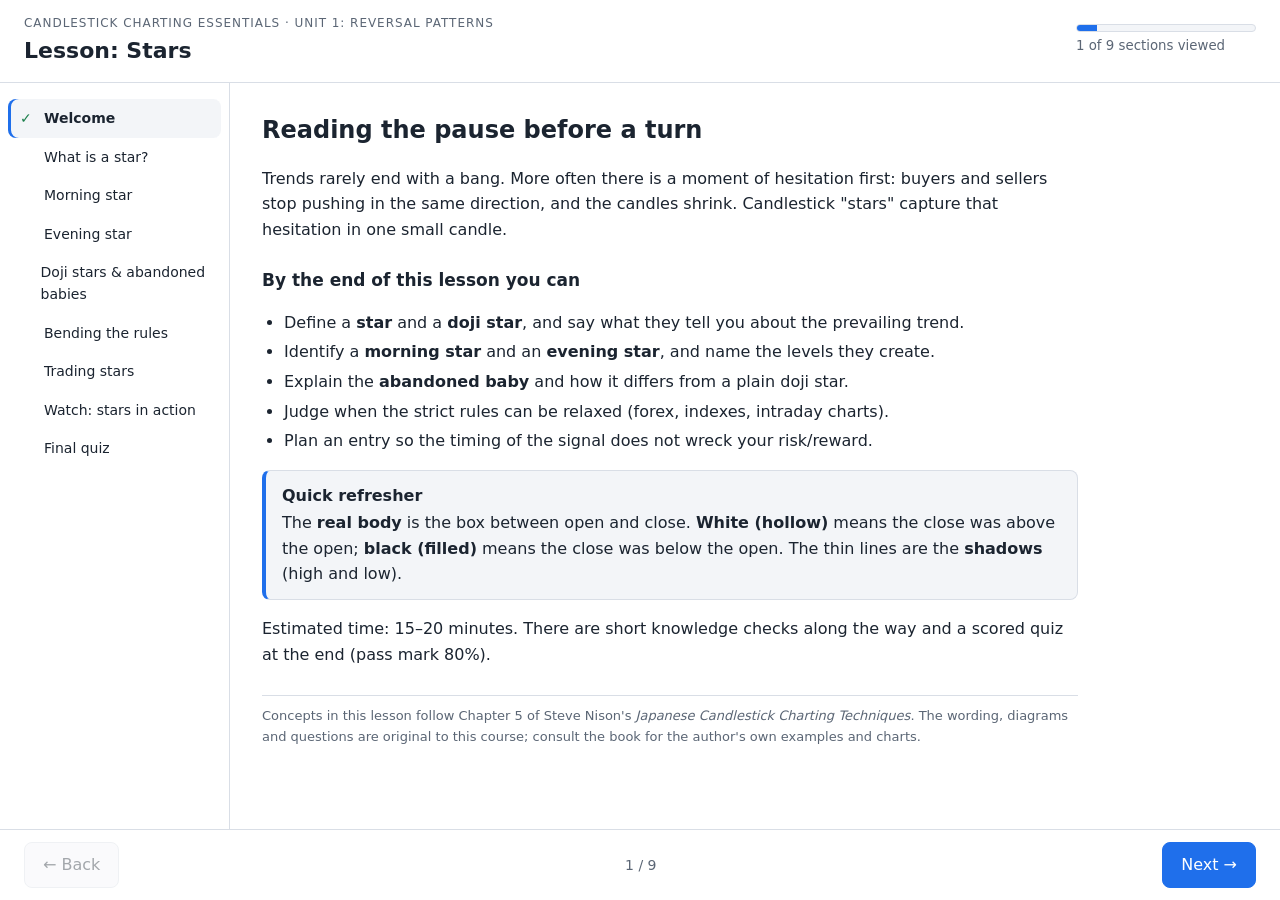
<file: index1.html>
<!DOCTYPE html>
<html lang="en">
<head>
<meta charset="utf-8">
<meta name="viewport" content="width=device-width,initial-scale=1">
<title>Lesson: Stars</title>
<link rel="stylesheet" href="css/style.css">
</head>
<body>
<div class="app">
  <header class="top">
    <div>
      <div class="kicker">Candlestick Charting Essentials · Unit 1: Reversal Patterns</div>
      <h1>Lesson: Stars</h1>
    </div>
    <div class="prog"><div class="bar"><span id="barfill"></span></div><small id="proglabel"></small></div>
  </header>

  <div class="layout">
    <nav id="menu" aria-label="Lesson sections"></nav>

    <main id="stage">

      <!-- 1 -->
      <section class="page" data-title="Welcome">
        <h2>Reading the pause before a turn</h2>
        <p>Trends rarely end with a bang. More often there is a moment of hesitation first: buyers and sellers stop pushing in the same direction, and the candles shrink. Candlestick "stars" capture that hesitation in one small candle.</p>
        <h3>By the end of this lesson you can</h3>
        <ul>
          <li>Define a <b>star</b> and a <b>doji star</b>, and say what they tell you about the prevailing trend.</li>
          <li>Identify a <b>morning star</b> and an <b>evening star</b>, and name the levels they create.</li>
          <li>Explain the <b>abandoned baby</b> and how it differs from a plain doji star.</li>
          <li>Judge when the strict rules can be relaxed (forex, indexes, intraday charts).</li>
          <li>Plan an entry so the timing of the signal does not wreck your risk/reward.</li>
        </ul>
        <div class="callout"><b class="t">Quick refresher</b>
          The <b>real body</b> is the box between open and close. <b>White (hollow)</b> means the close was above the open; <b>black (filled)</b> means the close was below the open. The thin lines are the <b>shadows</b> (high and low).</div>
        <p>Estimated time: 15–20 minutes. There are short knowledge checks along the way and a scored quiz at the end (pass mark 80%).</p>
        <p class="src">Concepts in this lesson follow Chapter 5 of Steve Nison's <i>Japanese Candlestick Charting Techniques</i>. The wording, diagrams and questions are original to this course; consult the book for the author's own examples and charts.</p>
      </section>

      <!-- 2 -->
      <section class="page" data-title="What is a star?">
        <h2>What is a star?</h2>
        <p>A <b>star</b> is a candle with a <b>small real body</b> (white or black) that <b>gaps away</b> from the large real body just before it. The key test is about the <i>bodies</i>: they must not overlap. The star's shadow is allowed to dip into the prior candle's shadow range.</p>
        <div class="grid">
          <figure><div class="chart" data-chart='{"alt":"Uptrend ending in a long white candle followed by a small-bodied star above it","c":[[30,35,28,34],[35,42,33,40],[41,48,40,47],[50,72,48,70],[75,80,73,77]],"labels":["","","","long body","star"]}'></div><figcaption>Star in an uptrend: a small body above a long white body.</figcaption></figure>
          <figure><div class="chart" data-chart='{"alt":"Downtrend ending in a long black candle followed by a small-bodied star below it","c":[[80,82,76,77],[76,77,70,71],[70,71,64,65],[62,63,40,42],[36,40,33,34]],"labels":["","","","long body","star"]}'></div><figcaption>Star in a downtrend: a small body below a long black body.</figcaption></figure>
        </div>
        <h3>Why it matters</h3>
        <p>A long candle in the trend's direction shows one side firmly in control. The star shows that control has turned into a <b>stalemate</b>: either the dominant side is tiring or the other side is pushing back. Either way, the market is now more exposed to a pullback or reversal.</p>
        <ul>
          <li>If the star's body is so small that open and close are about equal, it is a <b>doji star</b>, an even stronger warning.</li>
          <li>A star in a downtrend is sometimes nicknamed a <b>raindrop</b>.</li>
          <li>Stars are the middle ingredient in four reversal patterns: morning star, evening star, the doji stars, and the shooting star. This sample covers the first three.</li>
        </ul>
        <div class="kc" data-kc="kc1"></div>
      </section>

      <!-- 3 -->
      <section class="page" data-title="Morning star">
        <h2>The morning star (bottom reversal)</h2>
        <p>The name comes from the "morning star" that appears before sunrise: it hints that brighter (higher) prices may follow. It needs a prior downtrend and has three candles:</p>
        <ol>
          <li><b>Long black body.</b> Sellers are clearly in charge.</li>
          <li><b>Small body</b> that does not touch the first body. Sellers can no longer push prices down efficiently.</li>
          <li><b>White body</b> that rises well into the first candle's black body. Buyers have taken over.</li>
        </ol>
        <figure><div class="chart" data-chart='{"alt":"Morning star: long black candle, small star below, long white candle closing deep into the black body, with a dashed support line at the lowest low","c":[[84,86,80,81],[80,81,74,75],[74,75,68,69],[68,69,46,48],[42,45,38,40],[44,66,43,64]],"lines":[{"y":38,"t":"support = lowest low of the three candles"}],"labels":["","","","1","2","3"],"h":240}'></div><figcaption>The lowest low of the three candles is the pattern's support zone.</figcaption></figure>
        <h3>Quality checks</h3>
        <ul>
          <li>An ideal pattern shows a gap between candles 2 and 3 too, but its absence does not seem to weaken the signal in practice.</li>
          <li>What matters most: candle 2 is a small, indecisive body (a spinning top) and candle 3 closes <b>well into</b> candle 1's body.</li>
          <li>Volume helps: lighter volume on candle 1 and heavier volume on candle 3 suggests the old trend is fading while the new one gains force.</li>
        </ul>
        <div class="callout"><b class="t">Candles can speak early</b>
          A trendline or channel break is the classic Western signal that a downtrend has ended. A morning star can show up many sessions before that break, giving an earlier heads-up.</div>
        <div class="kc" data-kc="kc2"></div>
      </section>

      <!-- 4 -->
      <section class="page" data-title="Evening star">
        <h2>The evening star (top reversal)</h2>
        <p>The mirror image, named for the planet that shows up just before dark. It needs a prior uptrend:</p>
        <ol>
          <li><b>Long white body</b>: buyers are in control.</li>
          <li><b>Star</b>: the first hint of a top.</li>
          <li><b>Black body</b> that closes sharply back into the first white body: confirmation that the trend has stalled.</li>
        </ol>
        <figure><div class="chart" data-chart='{"alt":"Evening star: long white candle, small star above it, long black candle closing deep into the white body, with a dashed resistance line at the highest high","c":[[20,24,18,23],[24,30,23,29],[30,36,29,35],[36,58,35,56],[60,66,59,62],[58,59,40,42]],"lines":[{"y":66,"t":"resistance = highest high of the three candles"}],"labels":["","","","1","2","3"],"h":240}'></div><figcaption>The highest high of the pattern becomes a resistance zone.</figcaption></figure>
        <h3>Evening star vs. the Western island top</h3>
        <p>They look alike, but they are not identical tests. An <b>island top</b> needs the whole middle session, shadows included, to sit above the highs of the sessions on either side. An evening star only needs the middle <b>real body</b> to sit above the neighbouring bodies, so it can qualify when an island top would not.</p>
        <div class="callout"><b class="t">What raises the odds (morning and evening stars)</b>
          <ul style="margin:6px 0 0">
            <li>No overlap among the three real bodies.</li>
            <li>Candle 3 closes deep into candle 1's body.</li>
            <li>Light volume on candle 1 and heavy volume on candle 3.</li>
          </ul></div>
        <div class="callout"><b class="t">A bit of history</b>
          The full Japanese names are "three-river" morning and evening stars. The label is traced to a famous campaign of the warlord Nobunaga Oda, who had to cross three rivers to take a rich rice-growing region. Hence the idea: once such a pattern forms, its zone is hard to cross, but a close beyond it signals that the attacker has won.</div>
        <div class="kc" data-kc="kc3"></div>
      </section>

      <!-- 5 -->
      <section class="page" data-title="Doji stars & abandoned babies">
        <h2>Doji stars and abandoned babies</h2>
        <p>When the middle candle is a <b>doji</b> (open and close nearly equal) instead of a small body, the patterns are called the <b>morning doji star</b> and <b>evening doji star</b>. The market has lost its directional bias entirely for that session, which makes the warning stronger.</p>
        <div class="grid">
          <figure><div class="chart" data-chart='{"alt":"Morning doji star: long black candle, doji below, long white candle","c":[[84,86,80,81],[80,81,74,75],[68,69,46,48],[41,45,37,41.4],[44,66,43,64]],"labels":["","","1","2 doji","3"]}'></div><figcaption>Morning doji star: the star is a doji.</figcaption></figure>
          <figure><div class="chart" data-chart='{"alt":"Abandoned baby top: long white candle, a doji whose shadow is entirely above the neighbours, then a long black candle","c":[[24,28,22,27],[28,34,27,33],[34,56,33,54],[66,72,63,66.4],[58,60,40,42]],"labels":["","","1","2 doji","3"]}'></div><figcaption>Abandoned baby top: gaps on both sides of the doji.</figcaption></figure>
          <figure><div class="chart" data-chart='{"alt":"Abandoned baby bottom: long black candle, a doji whose shadow is entirely below the neighbours, then a long white candle","c":[[96,98,92,93],[92,93,86,87],[86,88,60,62],[50,54,46,50.4],[58,84,56,82]],"labels":["","","1","2 doji","3"]}'></div><figcaption>Abandoned baby bottom: the mirror image.</figcaption></figure>
        </div>
        <h3>The abandoned baby</h3>
        <p>If the doji's <b>shadows</b> do not touch the shadows of either neighbour (a true gap before and after it), the pattern is an <b>abandoned baby</b>: a top if it follows an uptrend, a bottom if it follows a downtrend. It is the candlestick version of a Western island top or bottom whose "island" is a doji, and it is <b>very rare</b>.</p>
        <p>A near miss counts for something. If the middle candle is tiny enough to be read as a doji, the pattern can be treated as a close variation, even when the middle candle is also a hammer.</p>
        <div class="kc" data-kc="kc4"></div>
      </section>

      <!-- 6 -->
      <section class="page" data-title="Bending the rules">
        <h2>When the strict rules can bend</h2>
        <p>The "bodies must not touch" rule assumes a clear gap between one session's close and the next session's open. Some markets rarely give you that:</p>
        <ul>
          <li><b>Foreign exchange</b>: no official open or close.</li>
          <li><b>Many indexes</b>: the open is usually very close to the previous close.</li>
          <li><b>Intraday charts</b>: on a short timeframe (say 15 minutes) the new bar opens almost exactly where the last one closed.</li>
        </ul>
        <p>In these cases you can accept a morning or evening star whose bodies touch end to end, and give more weight to context.</p>
        <figure><div class="chart" data-chart='{"alt":"Intraday-style morning star where each body starts where the previous body ended","c":[[84,86,78,79],[79,80,70,71],[71,72,60,61],[60,61,40,42],[42,43,36,38],[38,58,36,56]],"lines":[{"y":40,"t":"old support broken, then recovered"}],"labels":["","","","1","2","3"],"h":240}'></div><figcaption>Bodies touch, yet the pattern still reads as a morning star on a short-term chart.</figcaption></figure>
        <div class="callout"><b class="t">Context adds credibility</b>
          In the intraday case, the pattern becomes more convincing if the last candle also pushes price back above a support level that had just been broken. A market that makes a new low and cannot hold it is often hinting at a reversal.</div>
        <div class="kc" data-kc="kc5"></div>
      </section>

      <!-- 7 -->
      <section class="page" data-title="Trading stars">
        <h2>Trading stars: timing and risk</h2>
        <p>Stars are three-candle patterns, so you can only call them complete at the <b>close of candle 3</b>. By then price has often moved a long way from the extreme, which can make the trade unattractive: your stop sits far away, but your reward may be small.</p>
        <h3>A practical option</h3>
        <ol>
          <li>Let the pattern complete and note its extreme (the support or resistance zone it created).</li>
          <li>Instead of chasing, wait for a pullback toward that zone. There is no guarantee one will come.</li>
          <li>Enter near the zone with your stop just beyond the pattern's extreme. A tighter stop improves the ratio.</li>
        </ol>
        <p>Reversal patterns work best alongside other evidence: failed rallies at the evening star's high, a shrinking of real bodies near the turn, or a round-number level such as a "century" mark can all add confirmation.</p>
        <h3>Try it: risk/reward</h3>
        <p>Illustrative numbers only. Adjust them to see why entry location matters.</p>
        <div class="calc">
          <div><label for="in-entry">Entry</label><input id="in-entry" type="number" value="31" step="0.5"></div>
          <div><label for="in-stop">Stop</label><input id="in-stop" type="number" value="34" step="0.5"></div>
          <div><label for="in-target">Target</label><input id="in-target" type="number" value="22" step="0.5"></div>
          <div><label>Reward : risk</label><div class="out" id="rr">–</div></div>
        </div>
        <p id="rrnote" class="rv"></p>
        <div class="kc" data-kc="kc6"></div>
      </section>

      <!-- 8 -->
      <section class="page" data-title="Watch: stars in action">
        <h2>Watch: stars in action</h2>
        <p>Use a video to show real charts with morning and evening stars. Pause at each pattern and name candles 1, 2 and 3, then say where support or resistance sits.</p>
        <div class="video" id="videoslot"></div>
        <h3>While you watch</h3>
        <ul>
          <li>Which patterns had a gap between candles 2 and 3, and which did not?</li>
          <li>Did the pattern's high or low act as support or resistance later?</li>
        </ul>
      </section>

      <!-- 9 -->
      <section class="page" data-title="Final quiz" id="quizpage">
        <h2>Final quiz</h2>
        <p>Answer all questions, then submit. You need <b>80%</b> to pass; you can retry.</p>
        <form id="quizform"></form>
        <p><button class="btn primary" id="submitq" type="button">Submit answers</button></p>
        <div id="qresult"></div>
      </section>

    </main>
  </div>

  <footer>
    <button id="prev" type="button">← Back</button>
    <span id="pagelabel"></span>
    <button id="next" class="primary" type="button">Next →</button>
  </footer>
</div>
<script src="js/scorm.js"></script>
<script src="js/course.js"></script>
</body>
</html>
</file>
<file: css/style.css>
:root{--bg:#ffffff;--fg:#1b2430;--muted:#5b6675;--card:#f3f5f8;--line:#d9dee6;--accent:#1f6feb;--good:#1a7f4b;--bad:#c0362c;--ink:#1b2430}
@media (prefers-color-scheme:dark){:root{--bg:#161b22;--fg:#e6edf3;--muted:#9aa7b5;--card:#1e252e;--line:#30394a;--accent:#5aa2ff;--good:#3fb97a;--bad:#f0766b;--ink:#e6edf3}}
*{box-sizing:border-box}
html,body{margin:0;height:100%}
body{font:16px/1.6 system-ui,-apple-system,"Segoe UI",Roboto,sans-serif;background:var(--bg);color:var(--fg)}
.app{display:flex;flex-direction:column;min-height:100vh}
.top{display:flex;justify-content:space-between;align-items:center;gap:16px;padding:14px 24px;border-bottom:1px solid var(--line)}
.kicker{font-size:12px;letter-spacing:.08em;text-transform:uppercase;color:var(--muted)}
h1{margin:0;font-size:22px}
h2{margin:0 0 12px;font-size:24px}
h3{margin:24px 0 8px;font-size:17px}
.prog{min-width:180px}.bar{height:8px;background:var(--card);border:1px solid var(--line);border-radius:6px;overflow:hidden}
.bar span{display:block;height:100%;width:0;background:var(--accent);transition:width .3s}
.prog small{color:var(--muted)}
.layout{display:flex;flex:1}
nav{width:230px;border-right:1px solid var(--line);padding:16px 8px;flex-shrink:0}
nav button{display:flex;gap:8px;width:100%;text-align:left;background:none;border:0;color:var(--fg);padding:8px 12px;border-radius:8px;cursor:pointer;font:inherit;font-size:14px}
nav button:hover{background:var(--card)}
nav button.on{background:var(--card);font-weight:600;box-shadow:inset 3px 0 0 var(--accent)}
nav .tick{width:16px;color:var(--good)}
main{flex:1;padding:28px 32px;max-width:880px}
.page{display:none}.page.show{display:block}
ul,ol{padding-left:22px}li{margin:4px 0}
.callout{background:var(--card);border:1px solid var(--line);border-left:4px solid var(--accent);border-radius:8px;padding:12px 16px;margin:16px 0}
.callout.warn{border-left-color:var(--bad)}
.callout b.t{display:block;margin-bottom:2px}
.grid{display:grid;grid-template-columns:repeat(auto-fit,minmax(260px,1fr));gap:16px;margin:16px 0}
figure{margin:0;background:var(--card);border:1px solid var(--line);border-radius:10px;padding:10px}
figcaption{font-size:13px;color:var(--muted);padding:4px 6px}
figure svg{width:100%;height:auto;display:block}
.candle rect{stroke:var(--ink);stroke-width:1.5}
.candle.up rect{fill:var(--bg)}.candle.down rect{fill:var(--ink)}
.candle line{stroke:var(--ink);stroke-width:1.5}
.guide{stroke:var(--accent);stroke-width:1.2;stroke-dasharray:5 4}
.gtxt{fill:var(--accent);font-size:11px}
.lbl{fill:var(--muted);font-size:11px;text-anchor:middle}
.kc-card,.quiz-q{border:1px solid var(--line);border-radius:10px;padding:14px 16px;margin:24px 0;background:var(--card)}
.kc-label{font-size:12px;text-transform:uppercase;letter-spacing:.08em;color:var(--accent);margin:0 0 6px;font-weight:600}
.opts button{display:block;width:100%;text-align:left;margin:6px 0;padding:10px 12px;border:1px solid var(--line);border-radius:8px;background:var(--bg);color:var(--fg);font:inherit;cursor:pointer}
.opts button:hover:not(:disabled){border-color:var(--accent)}
.opts button.right{border-color:var(--good);background:rgba(26,127,75,.12)}
.opts button.wrong{border-color:var(--bad);background:rgba(192,54,44,.12)}
.fb{margin:8px 0 0;font-size:14px}
.quiz-q label{display:block;padding:8px 10px;border:1px solid var(--line);border-radius:8px;margin:6px 0;background:var(--bg);cursor:pointer}
.quiz-q label:hover{border-color:var(--accent)}
.quiz-q p{margin:0 0 6px}
.result{border-radius:10px;padding:16px;margin:16px 0;border:1px solid var(--line);background:var(--card)}
.result.pass{border-color:var(--good)}.result.fail{border-color:var(--bad)}
.result .big{font-size:32px;font-weight:700}
.rv{font-size:14px;margin:6px 0;color:var(--muted)}
.rv.bad{color:var(--bad)}.rv.ok{color:var(--good)}
.video{aspect-ratio:16/9;background:var(--card);border:1px dashed var(--line);border-radius:10px;display:flex;align-items:center;justify-content:center;text-align:center;padding:16px;color:var(--muted)}
.video iframe,.video video{width:100%;height:100%;border:0;border-radius:10px}
.calc{display:grid;grid-template-columns:repeat(auto-fit,minmax(130px,1fr));gap:12px;align-items:end}
.calc label{font-size:13px;color:var(--muted);display:block}
.calc input{width:100%;padding:8px;border:1px solid var(--line);border-radius:6px;background:var(--bg);color:var(--fg);font:inherit}
.calc .out{font-size:20px;font-weight:700}
footer{display:flex;justify-content:space-between;align-items:center;padding:12px 24px;border-top:1px solid var(--line);position:sticky;bottom:0;background:var(--bg)}
footer button,.btn{padding:9px 18px;border-radius:8px;border:1px solid var(--line);background:var(--card);color:var(--fg);font:inherit;cursor:pointer}
footer button.primary,.btn.primary{background:var(--accent);border-color:var(--accent);color:#fff}
footer button:disabled{opacity:.4;cursor:default}
#pagelabel{color:var(--muted);font-size:14px}
.src{font-size:13px;color:var(--muted);margin-top:28px;border-top:1px solid var(--line);padding-top:10px}
@media (max-width:760px){nav{display:none}main{padding:20px 16px}.top{padding:12px 16px}}
</file>
